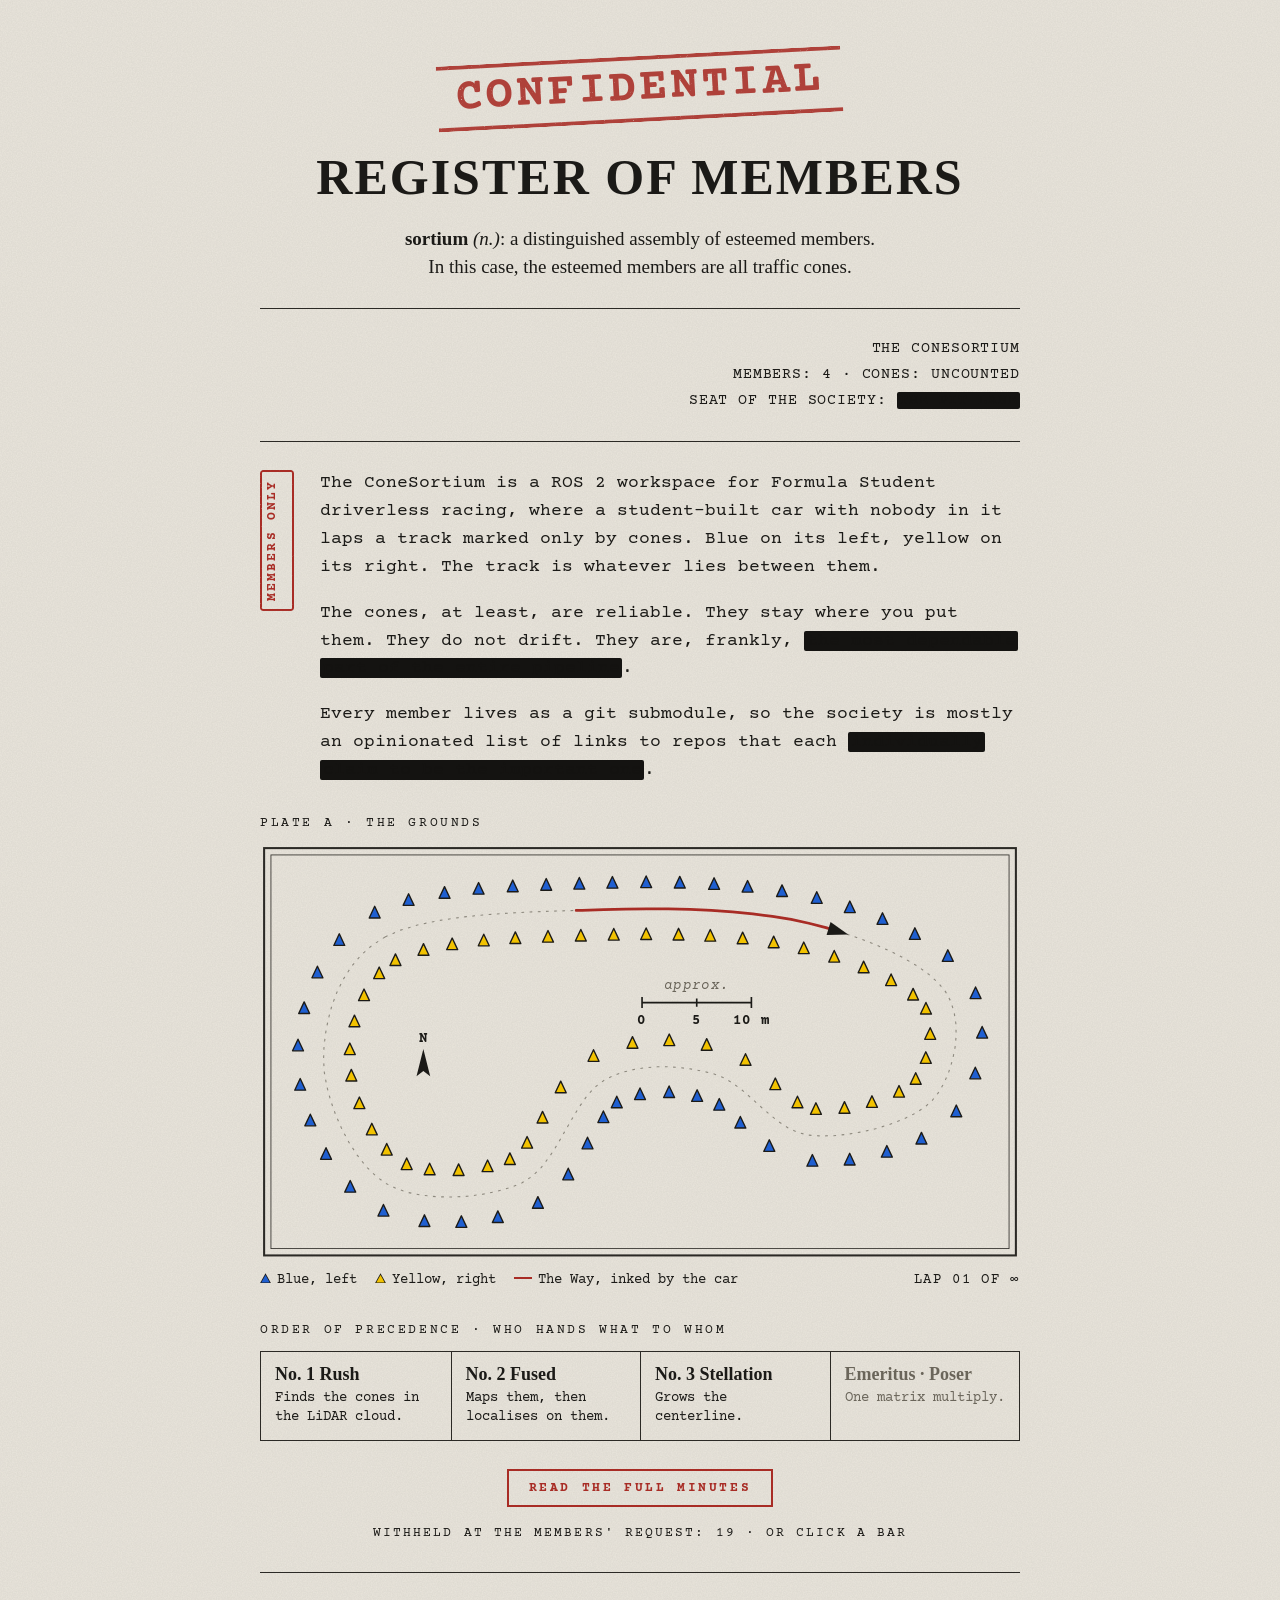
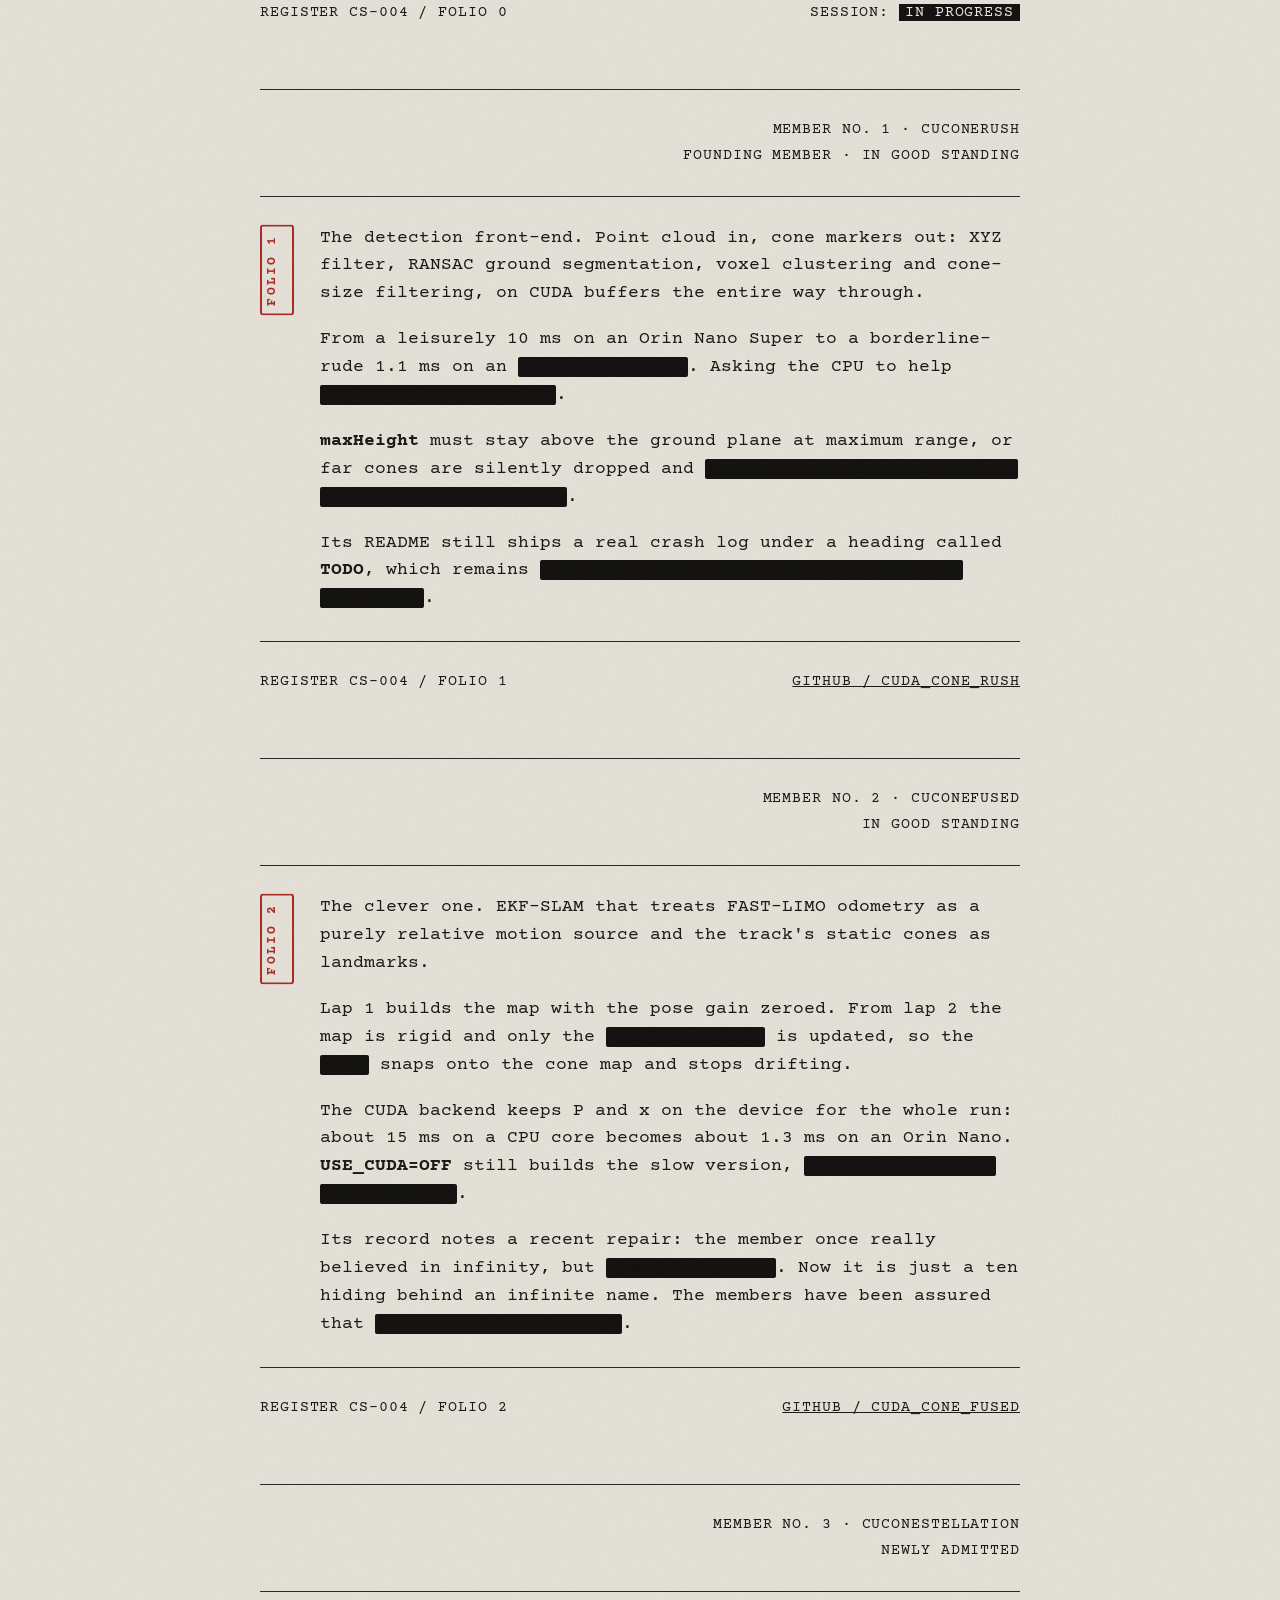
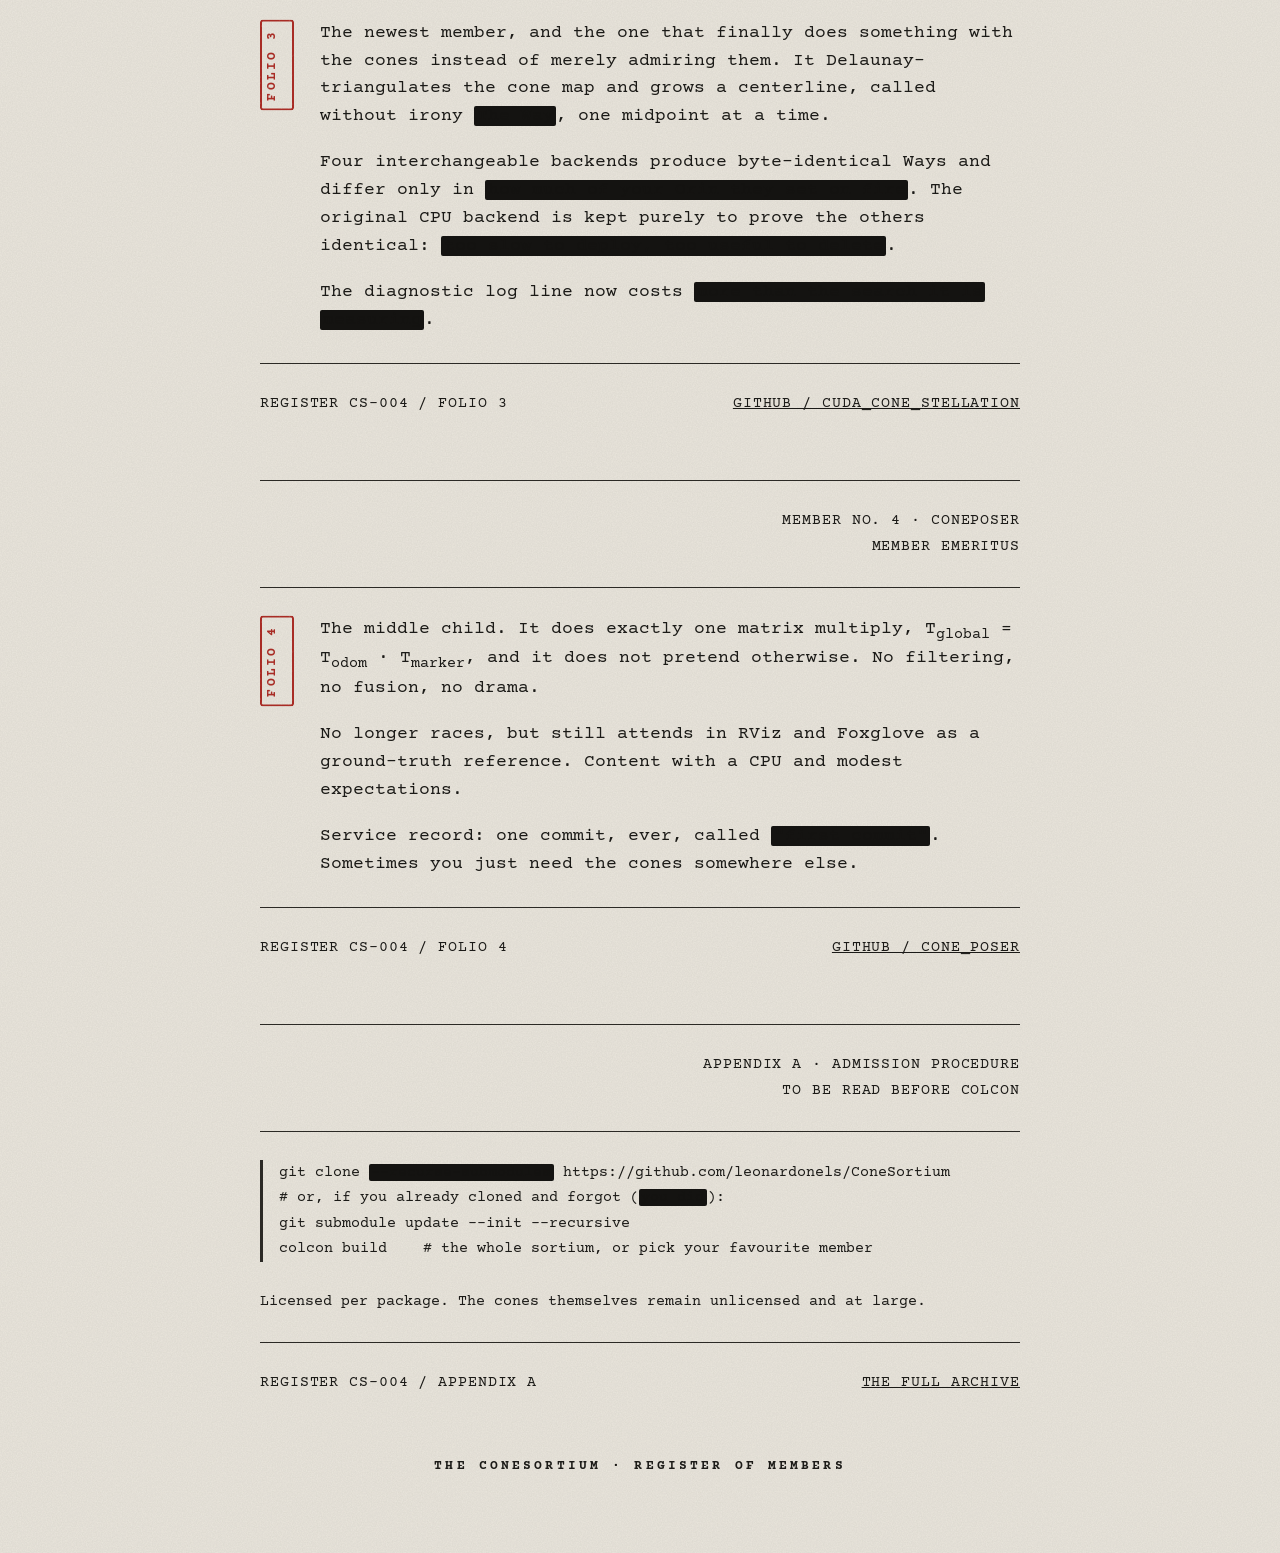
<file: docs/index.html>
<!DOCTYPE html>
<html lang="en">
<head>
<meta charset="utf-8">
<meta name="viewport" content="width=device-width, initial-scale=1">
<title>The ConeSortium</title>
<meta name="description" content="A distinguished assembly of esteemed members. In this case, four ROS 2 packages for Formula Student driverless racing, and the traffic cones they serve.">
<meta name="theme-color" content="#E9E5DC">
<link rel="icon" href="data:image/svg+xml,%3Csvg xmlns='http://www.w3.org/2000/svg' viewBox='0 0 32 32'%3E%3Cpath d='M7 13 12.5 28H1.5Z' fill='%231F5FD1' stroke='%231B1A17' stroke-width='1.8' stroke-linejoin='round'/%3E%3Cpath d='M25 13 30.5 28H19.5Z' fill='%23F2C200' stroke='%231B1A17' stroke-width='1.8' stroke-linejoin='round'/%3E%3Cpath d='M16 12 22 28H10Z' fill='%23F2C200' stroke='%231B1A17' stroke-width='1.8' stroke-linejoin='round'/%3E%3Crect x='4.75' y='9.75' width='4.5' height='3.75' fill='%231B1A17'/%3E%3Crect x='3.55' y='13.05' width='6.9' height='1.2' fill='%231B1A17'/%3E%3Crect x='22.75' y='9.75' width='4.5' height='3.75' fill='%231B1A17'/%3E%3Crect x='21.55' y='13.05' width='6.9' height='1.2' fill='%231B1A17'/%3E%3Crect x='13.3' y='8' width='5.4' height='4.5' fill='%231B1A17'/%3E%3Crect x='11.86' y='11.96' width='8.28' height='1.44' fill='%231B1A17'/%3E%3Crect x='1' y='17.5' width='30' height='4' fill='%231B1A17'/%3E%3C/svg%3E">
<link rel="preconnect" href="https://fonts.googleapis.com">
<link rel="preconnect" href="https://fonts.gstatic.com" crossorigin>
<link href="https://fonts.googleapis.com/css2?family=Old+Standard+TT:ital,wght@0,400;0,700;1,400&family=Courier+Prime:wght@400;700&display=swap" rel="stylesheet">
<link rel="stylesheet" href="assets/case-file.css">
<script src="assets/case-file.js" defer></script>
</head>
<body>
<main class="file">

  <section class="page" aria-labelledby="title">
    <div class="stamp" aria-hidden="true">CONFIDENTIAL</div>
    <h1 id="title">Register of Members</h1>
    <p class="definition"><b>sortium</b> <i>(n.)</i>: a distinguished assembly of esteemed members. In this case, the esteemed members are all traffic cones.</p>
    <hr>
    <div class="meta">
      <span>The ConeSortium</span>
      <span>Members: 4 · Cones: uncounted</span>
      <span>Seat of the society: <span class="r">the pit lane</span></span>
    </div>
    <hr>
    <div class="body">
      <span class="vstamp">MEMBERS ONLY</span>
      <div class="lines">
        <p>The ConeSortium is a ROS 2 workspace for Formula Student driverless racing, where a student-built car with nobody in it laps a track marked only by cones. Blue on its left, yellow on its right. The track is whatever lies between them.</p>
        <p>The cones, at least, are reliable. They stay where you put them. They do not drift. They are, frankly, <span class="r">the most dependable part of the entire pipeline</span>.</p>
        <p>Every member lives as a git submodule, so the society is mostly an opinionated list of links to repos that each <span class="r">individually claim to be the important one</span>.</p>
      </div>
    </div>

    <figure class="exhibit">
      <p class="label">Plate A · The grounds</p>
      <svg class="track" data-track viewBox="0 0 556 304" role="img" aria-label="A closed racing circuit seen from above, marked by blue cones on the left of the car and yellow cones on the right, drawn as a survey plate. The car laps the circuit and inks the centerline behind it in red."></svg>
      <figcaption><span><span class="key cone-blue"></span>Blue, left</span> <span><span class="key cone-yellow"></span>Yellow, right</span> <span><span class="key way"></span>The Way, inked by the car</span> <span class="lap" data-lap aria-hidden="true">Lap 01 of ∞</span></figcaption>
    </figure>

    <div class="exhibit">
      <p class="label">Order of precedence · who hands what to whom</p>
      <ol class="chain">
        <li><b>No. 1 Rush</b>Finds the cones in the LiDAR cloud.</li>
        <li><b>No. 2 Fused</b>Maps them, then localises on them.</li>
        <li><b>No. 3 Stellation</b>Grows the centerline.</li>
        <li class="off"><b>Emeritus · Poser</b>One matrix multiply.</li>
      </ol>
    </div>

    <div class="controls">
      <button type="button" id="minutes" aria-pressed="false">READ THE FULL MINUTES</button>
      <span>WITHHELD AT THE MEMBERS' REQUEST: <span id="withheld">0</span> · OR CLICK A BAR</span>
    </div>
    <hr>
    <div class="foot"><span>Register CS-004 / Folio 0</span><span>Session: <span class="tag">IN PROGRESS</span></span></div>
  </section>

  <section class="page">
    <hr>
    <div class="meta"><span>Member No. 1 · cuCONERUSH</span><span>Founding member · In good standing</span></div>
    <hr>
    <div class="body">
      <span class="vstamp">FOLIO 1</span>
      <div class="lines">
        <p>The detection front-end. Point cloud in, cone markers out: XYZ filter, RANSAC ground segmentation, voxel clustering and cone-size filtering, on CUDA buffers the entire way through.</p>
        <p>From a leisurely 10 ms on an Orin Nano Super to a borderline-rude 1.1 ms on an <span class="r">RTX 4060 Mobile</span>. Asking the CPU to help <span class="r">would be embarrassing</span>.</p>
        <p><code>maxHeight</code> must stay above the ground plane at maximum range, or far cones are silently dropped and <span class="r">everyone spends an afternoon blaming the clustering</span>.</p>
        <p>Its README still ships a real crash log under a heading called <code>TODO</code>, which remains <span class="r">the most honest section in this entire workspace</span>.</p>
      </div>
    </div>
    <hr>
    <div class="foot"><span>Register CS-004 / Folio 1</span><a href="https://github.com/leonardonels/cuda_cone_rush">github / cuda_cone_rush</a></div>
  </section>

  <section class="page">
    <hr>
    <div class="meta"><span>Member No. 2 · cuCONEFUSED</span><span>In good standing</span></div>
    <hr>
    <div class="body">
      <span class="vstamp">FOLIO 2</span>
      <div class="lines">
        <p>The clever one. EKF-SLAM that treats FAST-LIMO odometry as a purely relative motion source and the track's static cones as landmarks.</p>
        <p>Lap 1 builds the map with the pose gain zeroed. From lap 2 the map is rigid and only the <span class="r">3x3 pose block</span> is updated, so the <span class="r">pose</span> snaps onto the cone map and stops drifting.</p>
        <p>The CUDA backend keeps P and x on the device for the whole run: about 15 ms on a CPU core becomes about 1.3 ms on an Orin Nano. <code>USE_CUDA=OFF</code> still builds the slow version, <span class="r">for debugging and for humility</span>.</p>
        <p>Its record notes a recent repair: the member once really believed in infinity, but <span class="r">the GPU did not</span>. Now it is just a ten hiding behind an infinite name. The members have been assured that <span class="r">ten is infinite enough</span>.</p>
      </div>
    </div>
    <hr>
    <div class="foot"><span>Register CS-004 / Folio 2</span><a href="https://github.com/leonardonels/cuda_cone_fused">github / cuda_cone_fused</a></div>
  </section>

  <section class="page">
    <hr>
    <div class="meta"><span>Member No. 3 · cuCONESTELLATION</span><span>Newly admitted</span></div>
    <hr>
    <div class="body">
      <span class="vstamp">FOLIO 3</span>
      <div class="lines">
        <p>The newest member, and the one that finally does something with the cones instead of merely admiring them. It Delaunay-triangulates the cone map and grows a centerline, called without irony <span class="r">The Way</span>, one midpoint at a time.</p>
        <p>Four interchangeable backends produce byte-identical Ways and differ only in <span class="r">how much of your Orin they set on fire</span>. The original CPU backend is kept purely to prove the others identical: <span class="r">too slow to deploy, too useful to delete</span>.</p>
        <p>The diagnostic log line now costs <span class="r">more than the search it is measuring</span>.</p>
      </div>
    </div>
    <hr>
    <div class="foot"><span>Register CS-004 / Folio 3</span><a href="https://github.com/leonardonels/cuda_cone_stellation">github / cuda_cone_stellation</a></div>
  </section>

  <section class="page">
    <hr>
    <div class="meta"><span>Member No. 4 · CONEPOSER</span><span>Member emeritus</span></div>
    <hr>
    <div class="body">
      <span class="vstamp">FOLIO 4</span>
      <div class="lines">
        <p>The middle child. It does exactly one matrix multiply, T<sub>global</sub> = T<sub>odom</sub> · T<sub>marker</sub>, and it does not pretend otherwise. No filtering, no fusion, no drama.</p>
        <p>No longer races, but still attends in RViz and Foxglove as a ground-truth reference. Content with a CPU and modest expectations.</p>
        <p>Service record: one commit, ever, called <span class="r">"first commit"</span>. Sometimes you just need the cones somewhere else.</p>
      </div>
    </div>
    <hr>
    <div class="foot"><span>Register CS-004 / Folio 4</span><a href="https://github.com/leonardonels/cone_poser">github / cone_poser</a></div>
  </section>

  <section class="page">
    <hr>
    <div class="meta"><span>Appendix A · Admission procedure</span><span>To be read before colcon</span></div>
    <hr>
    <pre>git clone <span class="r">--recurse-submodules</span> https://github.com/leonardonels/ConeSortium
# or, if you already cloned and forgot (<span class="r">you did</span>):
git submodule update --init --recursive
colcon build    # the whole sortium, or pick your favourite member</pre>
    <p class="small">Licensed per package. The cones themselves remain unlicensed and at large.</p>
    <hr>
    <div class="foot"><span>Register CS-004 / Appendix A</span><a href="https://github.com/leonardonels/ConeSortium">the full archive</a></div>
  </section>

  <p class="archive">THE CONESORTIUM · REGISTER OF MEMBERS</p>
</main>
</body>
</html>
</file>
<file: docs/assets/case-file.css>
/* ConeSortium · Register of Members
   The society's own register, typeset like a real archive sheet.
   The black bars and the red stamps are the only loud things on the page. */

:root {
  --paper:   #E9E5DC;
  --paper-2: #DCD6C8;
  --ink:     #1B1A17;
  --bar:     #141311;
  --bar-hov: #2C2A26;
  --stamp:   #A82C25;
  --rule:    #2B2925;
  --muted:   #6A655A;
  --blue:    #1F5FD1;
  --yellow:  #F2C200;

  --serif: 'Old Standard TT', Georgia, serif;
  --mono:  'Courier Prime', 'Courier New', monospace;

  color-scheme: light;
}

* { box-sizing: border-box; }

html { background: var(--paper-2); }

body {
  margin: 0;
  color: var(--ink);
  font: 17px/1.6 var(--mono);
  /* paper grain */
  background: var(--paper) url("data:image/svg+xml,%3Csvg xmlns='http://www.w3.org/2000/svg' width='300' height='300'%3E%3Cfilter id='n'%3E%3CfeTurbulence type='fractalNoise' baseFrequency='.8' numOctaves='3'/%3E%3CfeColorMatrix values='0 0 0 0 .1 0 0 0 0 .09 0 0 0 0 .07 0 0 0 .09 0'/%3E%3C/filter%3E%3Crect width='300' height='300' filter='url(%23n)'/%3E%3C/svg%3E");
  padding: 56px max(16px, env(safe-area-inset-right, 0px)) 80px max(16px, env(safe-area-inset-left, 0px));
}

a { color: inherit; }
a:hover { color: var(--stamp); }
code { font: inherit; font-weight: 700; }

/* ---------- Sheets ---------- */

.file {
  max-width: 760px;
  margin: 0 auto;
  display: flex;
  flex-direction: column;
  gap: 64px;
  overflow-x: clip; /* keeps the oversized DISCLOSED stamp from widening the page */
}

.page {
  position: relative;
  display: flex;
  flex-direction: column;
  gap: 28px;
}

hr { border: 0; border-top: 1.5px solid var(--rule); margin: 0; }

h1 {
  margin: 0;
  text-align: center;
  font: 700 clamp(30px, 6vw, 50px)/1.1 var(--serif);
  letter-spacing: .04em;
  text-transform: uppercase;
  text-wrap: balance;
}

.definition {
  margin: -8px auto 0;
  max-width: 34em;
  text-align: center;
  font: 400 19px/1.45 var(--serif);
  text-wrap: balance;
}
.definition b { font-weight: 700; }

.meta {
  display: grid;
  justify-items: end;
  gap: 2px;
  font-size: 15px;
  letter-spacing: .06em;
  text-transform: uppercase;
}

.label {
  margin: 0;
  font-size: 13px;
  letter-spacing: .2em;
  text-transform: uppercase;
}

.body {
  display: grid;
  grid-template-columns: 34px minmax(0, 1fr);
  gap: 0 26px;
}

.lines {
  display: flex;
  flex-direction: column;
  gap: 18px;
  font-size: 18px;
  line-height: 1.55;
}
.lines p { margin: 0; }

.small { margin: 0; font-size: 15px; }

.foot {
  display: flex;
  justify-content: space-between;
  flex-wrap: wrap;
  gap: 8px 24px;
  font-size: 15px;
  letter-spacing: .06em;
  text-transform: uppercase;
}
.foot .tag { background: var(--bar); color: var(--paper); padding: 0 6px; }

.archive {
  margin: 0;
  text-align: center;
  font: 700 13px var(--mono);
  letter-spacing: .24em;
}

pre {
  margin: 0;
  padding-left: 16px;
  border-left: 3px solid var(--rule);
  font: 15px/1.7 var(--mono);
  overflow-x: auto;
}

/* ---------- Stamps ---------- */

/* rough ink edge shared by every stamp */
.stamp, .vstamp, .disclosed {
  -webkit-mask: url("data:image/svg+xml,%3Csvg xmlns='http://www.w3.org/2000/svg' width='120' height='120'%3E%3Cfilter id='n'%3E%3CfeTurbulence baseFrequency='.9'/%3E%3CfeColorMatrix values='0 0 0 0 0 0 0 0 0 0 0 0 0 0 0 0 0 0 -2.4 2'/%3E%3C/filter%3E%3Crect width='120' height='120' filter='url(%23n)'/%3E%3C/svg%3E");
          mask: url("data:image/svg+xml,%3Csvg xmlns='http://www.w3.org/2000/svg' width='120' height='120'%3E%3Cfilter id='n'%3E%3CfeTurbulence baseFrequency='.9'/%3E%3CfeColorMatrix values='0 0 0 0 0 0 0 0 0 0 0 0 0 0 0 0 0 0 -2.4 2'/%3E%3C/filter%3E%3Crect width='120' height='120' filter='url(%23n)'/%3E%3C/svg%3E");
}

.stamp {
  align-self: center;
  padding: 6px 18px;
  border-top: 4px solid var(--stamp);
  border-bottom: 4px solid var(--stamp);
  color: var(--stamp);
  font: 700 clamp(30px, 6vw, 46px)/1 var(--mono);
  letter-spacing: .06em;
  transform: rotate(-3deg);
  opacity: .88;
}

.vstamp {
  align-self: start;
  writing-mode: vertical-rl;
  transform: rotate(180deg);
  padding: 8px 3px;
  border: 2px solid var(--stamp);
  border-radius: 3px;
  color: var(--stamp);
  font: 700 13px var(--mono);
  letter-spacing: .16em;
}

/* lands on the first folio when the full minutes are read (added by JS) */
.disclosed {
  position: absolute;
  left: 0;
  top: 300px;
  padding: 6px 14px;
  border: 5px solid var(--stamp);
  color: var(--stamp);
  font: 700 clamp(18px, 3vw, 28px) var(--mono);
  letter-spacing: .2em;
  opacity: 0;
  transform: rotate(-12deg) scale(3);
  pointer-events: none;
}
.disclosed.go { animation: slam .5s cubic-bezier(.2, 1.6, .4, 1) forwards; }
@keyframes slam {
  60%  { opacity: .9;  transform: rotate(-12deg) scale(.92); }
  100% { opacity: .85; transform: rotate(-12deg) scale(1); }
}

/* ---------- Redactions ---------- */

.r {
  padding: 0 .15em;
  border-radius: 2px;
  background: var(--bar);
  color: var(--bar);
  cursor: pointer;
  -webkit-box-decoration-break: clone;
          box-decoration-break: clone;
  transition: background .5s, color .5s;
}
.r:hover { background: var(--bar-hov); color: var(--bar-hov); }
.r.on,
.all .r {
  background: transparent;
  color: var(--stamp);
  text-decoration: underline 1.5px;
}
.r:focus-visible { outline: 2px solid var(--stamp); outline-offset: 2px; }

/* ---------- Exhibit A ---------- */

.exhibit { margin: 0; display: flex; flex-direction: column; gap: 10px; }
.track { display: block; width: 100%; height: auto; }
.track .frame { fill: none; stroke: var(--rule); stroke-width: 1.5; }
.track .frame.thin { stroke-width: .6; }
.track .centerline { fill: none; stroke: var(--muted); stroke-width: .8; stroke-dasharray: 2 4; opacity: .7; }
.track .way { fill: none; stroke: var(--stamp); stroke-width: 2; stroke-linecap: round; stroke-linejoin: round; }
.track .cone { stroke: var(--ink); stroke-width: 1; stroke-linejoin: round; }
.track .cone.blue   { fill: var(--blue); }
.track .cone.yellow { fill: var(--yellow); }
.track .car { fill: var(--ink); }
.track .furniture { fill: var(--ink); font: 700 10px var(--mono); letter-spacing: .1em; }
.track .furniture .rule { fill: none; stroke: var(--ink); stroke-width: 1.2; }
.track .furniture .note { font-weight: 400; font-style: italic; fill: var(--muted); }

.exhibit figcaption { display: flex; flex-wrap: wrap; align-items: center; gap: 4px 18px; font-size: 14px; }
.key { display: inline-block; margin-right: 6px; vertical-align: 0; }
.key.cone-blue, .key.cone-yellow {
  width: 11px; height: 10px;
  clip-path: polygon(50% 0, 100% 100%, 0 100%);
  background: var(--ink);
  position: relative;
}
.key.cone-blue::after, .key.cone-yellow::after {
  content: ""; position: absolute; inset: 0;
  clip-path: polygon(50% 16%, 88% 92%, 12% 92%);
}
.key.cone-blue::after   { background: var(--blue); }
.key.cone-yellow::after { background: var(--yellow); }
.key.way { width: 18px; height: 2px; background: var(--stamp); vertical-align: 4px; }
.lap { margin-left: auto; letter-spacing: .12em; text-transform: uppercase; font-variant-numeric: tabular-nums; }

/* ---------- Chain of custody ---------- */

.chain {
  display: grid;
  grid-template-columns: repeat(4, minmax(0, 1fr));
  margin: 0;
  padding: 0;
  list-style: none;
  border: 1.5px solid var(--rule);
}
.chain li {
  padding: 12px 14px;
  border-left: 1.5px solid var(--rule);
  font-size: 14px;
  line-height: 1.4;
}
.chain li:first-child { border-left: 0; }
.chain b { display: block; margin-bottom: 4px; font: 700 18px var(--serif); }
.chain .off { color: var(--muted); }

/* ---------- Controls ---------- */

.controls {
  display: flex;
  flex-wrap: wrap;
  justify-content: center;
  align-items: center;
  gap: 16px;
  font-size: 13px;
  letter-spacing: .16em;
}

button {
  padding: 10px 20px;
  border: 2px solid var(--stamp);
  background: none;
  color: var(--stamp);
  font: 700 13px var(--mono);
  letter-spacing: .2em;
  cursor: pointer;
}
button:hover { background: var(--stamp); color: var(--paper); }
button:focus-visible { outline: 2px solid var(--ink); outline-offset: 3px; }

/* ---------- Small screens ---------- */

@media (max-width: 640px) {
  body { padding-top: 32px; }
  .chain { grid-template-columns: 1fr 1fr; }
  .chain li:nth-child(3) { border-left: 0; }
  .chain li:nth-child(n+3) { border-top: 1.5px solid var(--rule); }
  .body { grid-template-columns: minmax(0, 1fr); }
  .vstamp {
    justify-self: start;
    margin-bottom: 14px;
    writing-mode: horizontal-tb;
    transform: none;
  }
  .disclosed { top: 260px; }
}

@media (prefers-reduced-motion: reduce) {
  .r { transition: none; }
  .disclosed.go { animation: none; opacity: .85; transform: rotate(-12deg); }
}
</file>
